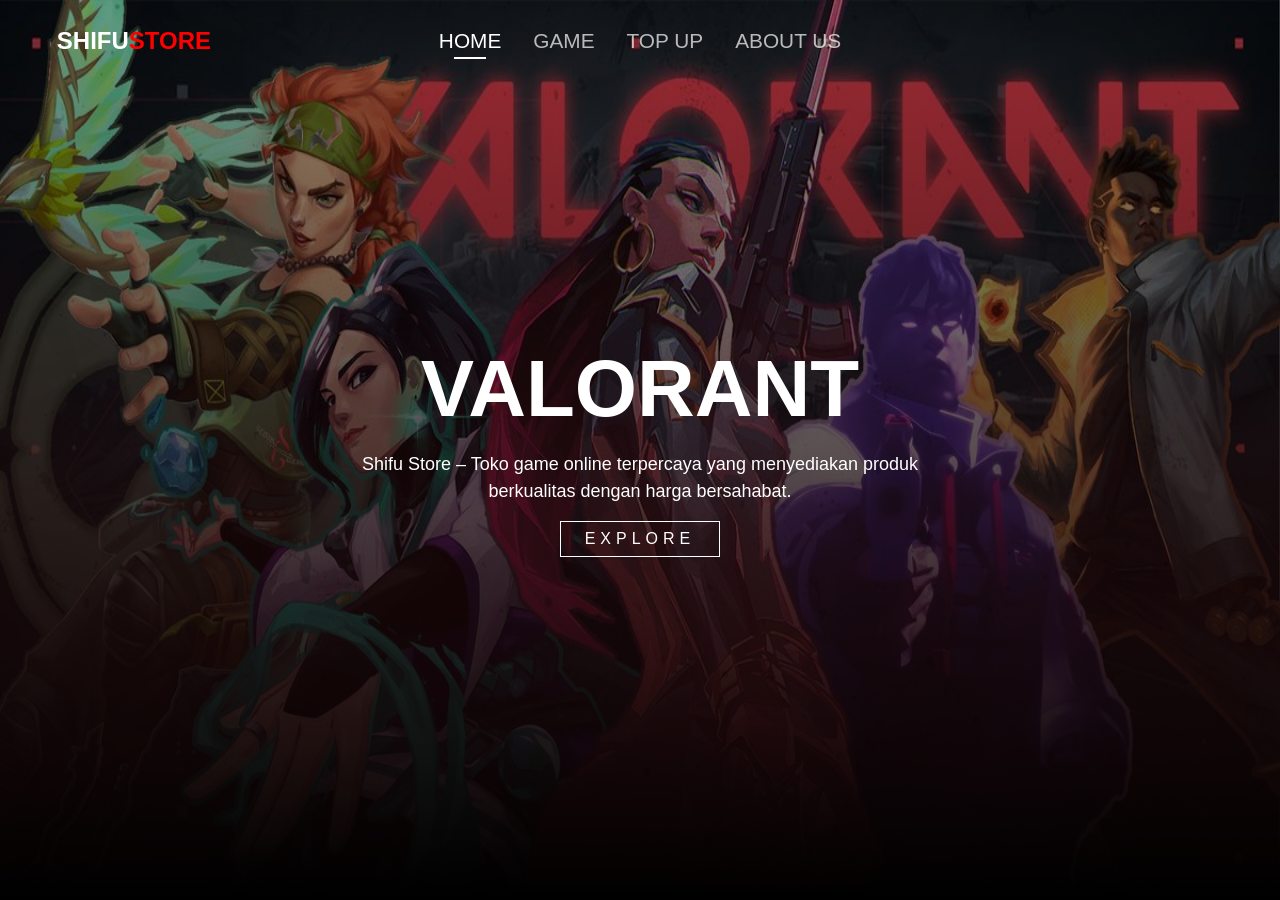
<file: index.html>
<!DOCTYPE html>
<html lang="en">
<head>
    <meta charset="UTF-8">
    <meta name="viewport" content="width=device-width, initial-scale=1.0">
    <title>SHIFU-STORE</title>
    <link rel="stylesheet" href="css/style.css">
</head>
<body>
    <nav>

        <a class="logo" href="#">SHIFU<span>STORE</span></a>

        <div class="menu-toggle" onclick="toggleMenu()">
         ☰
      </div>
        <ul id="menu">
            <li><a class="active" href="index.html">HOME</a></li>
            <li><a href="game.html">GAME</a></li>
            <li><a href="topup.html">TOP UP</a></li>
            <li><a href="about.html">ABOUT US</a></li>
        </ul>
    </nav>
    <div class="slider-container">
        <div class="slider-item">
             <img src="img/valorant.jpg" alt="valorant">
             <div class="slider-content">
                <h2 class="slider-title">VALORANT</h2>
                <P class="slider-description">Shifu Store – Toko game online terpercaya yang menyediakan produk berkualitas dengan harga bersahabat.</P>
                <a class="slider-action" href="game.html">EXPLORE</a>
             </div>
        </div>
        <div class="slider-item">
             <img src="img/coc.jpg" alt="coc">
             <div class="slider-content">
                <h2 class="slider-title">CLASH OF CLANS</h2>
                <P class="slider-description">Shifu Store – Toko game online terpercaya yang menyediakan produk berkualitas dengan harga bersahabat.</P>
                <a class="slider-action" href="game.html">EXPLORE</a>
             </div>
        </div>
        <div class="slider-item">
             <img src="img/cod.jpg" alt="cod">
             <div class="slider-content">
                <h2 class="slider-title">CALL OF DUTY</h2>
                <P class="slider-description">Shifu Store – Toko game online terpercaya yang menyediakan produk berkualitas dengan harga bersahabat.</P>
                <a class="slider-action" href="game.html">EXPLORE</a>
             </div>
        </div>
        <div class="slider-item">
             <img src="img/hok.jpg" alt="hok">
             <div class="slider-content">
                <h2 class="slider-title">HONOR OF KINGS</h2>
                <P class="slider-description">Shifu Store – Toko game online terpercaya yang menyediakan produk berkualitas dengan harga bersahabat.</P>
                <a class="slider-action" href="game.html">EXPLORE</a>
             </div>
        </div>
        <div class="slider-item">
             <img src="img/ff.jpg" alt="ff">
             <div class="slider-content">
                <h2 class="slider-title">FREE FIRE</h2>
                <P class="slider-description">Shifu Store – Toko game online terpercaya yang menyediakan produk berkualitas dengan harga bersahabat.</P>
                <a class="slider-action" href="game.html">EXPLORE</a>
             </div>
        </div>
        <div class="slider-item">
             <img src="img/genshin.jpg" alt="genshin">
             <div class="slider-content">
                <h2 class="slider-title">GENSHIN IMPACT</h2>
                <P class="slider-description">Shifu Store – Toko game online terpercaya yang menyediakan produk berkualitas dengan harga bersahabat.</P>
                <a class="slider-action" href="game.html">EXPLORE</a>
             </div>
        </div>
        <div class="slider-item">
             <img src="img/pubg.jpg" alt="pubg">
             <div class="slider-content">
                <h2 class="slider-title">PUBG</h2>
                <P class="slider-description">Shifu Store – Toko game online terpercaya yang menyediakan produk berkualitas dengan harga bersahabat.</P>
                <a class="slider-action" href="game.html">EXPLORE</a>
             </div>
        </div>
        <div class="slider-item">
             <img src="img/ml.jpg" alt="ml">
             <div class="slider-content">
                <h2 class="slider-title">MOBILE LEGENDS</h2>
                <P class="slider-description">Shifu Store – Toko game online terpercaya yang menyediakan produk berkualitas dengan harga bersahabat.</P>
                <a class="slider-action" href="game.html">EXPLORE</a>
             </div>
         </div>
    </div>
    <script src="script.js"></script> 
    <script>
     function toggleMenu() {
     document.getElementById("menu").classList.toggle("active");
    }
</script>
    
</body>
</html>
</file>
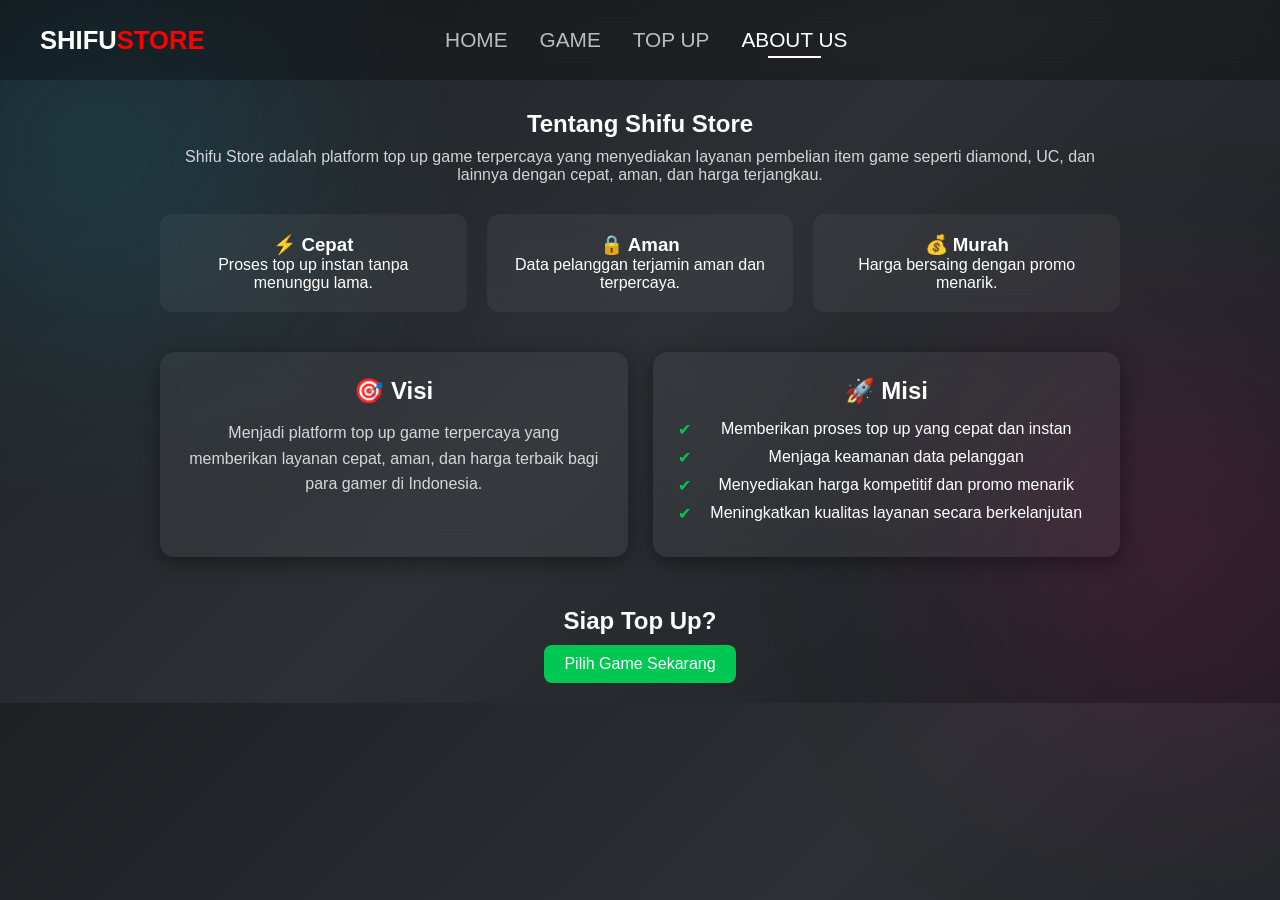
<file: about.html>
<!DOCTYPE html>
<html lang="en">
<head>
    <meta charset="UTF-8">
    <meta name="viewport" content="width=device-width, initial-scale=1.0">
    <title>About Us - Shifu Store</title>
    <link rel="stylesheet" href="css/about.css">
</head>
<body>

    <!-- NAVBAR -->
    <nav>
        <a class="logo" href="#">SHIFU<span>STORE</span></a>
        <div class="menu-toggle" onclick="toggleMenu()">☰</div>
        <ul id="menu">
            <li><a href="index.html">HOME</a></li>
            <li><a href="game.html">GAME</a></li>
            <li><a href="topup.html">TOP UP</a></li>
            <li><a class="active" href="#">ABOUT US</a></li>
        </ul>
    </nav>

    <!-- CONTENT -->
    <section class="about-container">
        <h1>Tentang Shifu Store</h1>

        <p class="desc">
            Shifu Store adalah platform top up game terpercaya yang menyediakan layanan pembelian item game seperti diamond, UC, dan lainnya dengan cepat, aman, dan harga terjangkau.
        </p>

        <!-- KEUNGGULAN -->
        <div class="about-grid">
            <div class="about-card">
                <h3>⚡ Cepat</h3>
                <p>Proses top up instan tanpa menunggu lama.</p>
            </div>

            <div class="about-card">
                <h3>🔒 Aman</h3>
                <p>Data pelanggan terjamin aman dan terpercaya.</p>
            </div>

            <div class="about-card">
                <h3>💰 Murah</h3>
                <p>Harga bersaing dengan promo menarik.</p>
            </div>
        </div>

        <!-- VISI MISI -->
        <div class="visi-misi">
    
    <div class="visi">
        <h2>🎯 Visi</h2>
        <p>
            Menjadi platform top up game terpercaya yang memberikan layanan cepat, aman, dan harga terbaik bagi para gamer di Indonesia.
        </p>
    </div>

    <div class="misi">
        <h2>🚀 Misi</h2>
        <ul>
            <li>Memberikan proses top up yang cepat dan instan</li>
            <li>Menjaga keamanan data pelanggan</li>
            <li>Menyediakan harga kompetitif dan promo menarik</li>
            <li>Meningkatkan kualitas layanan secara berkelanjutan</li>
        </ul>
    </div>

</div>

        <!-- CTA -->
        <div class="cta">
            <h2>Siap Top Up?</h2>
            <a href="game.html">Pilih Game Sekarang</a>
        </div>
    </section>

    <script>
function toggleMenu() {
    document.getElementById("menu").classList.toggle("active");
}
</script>

</body>
</html>
</file>
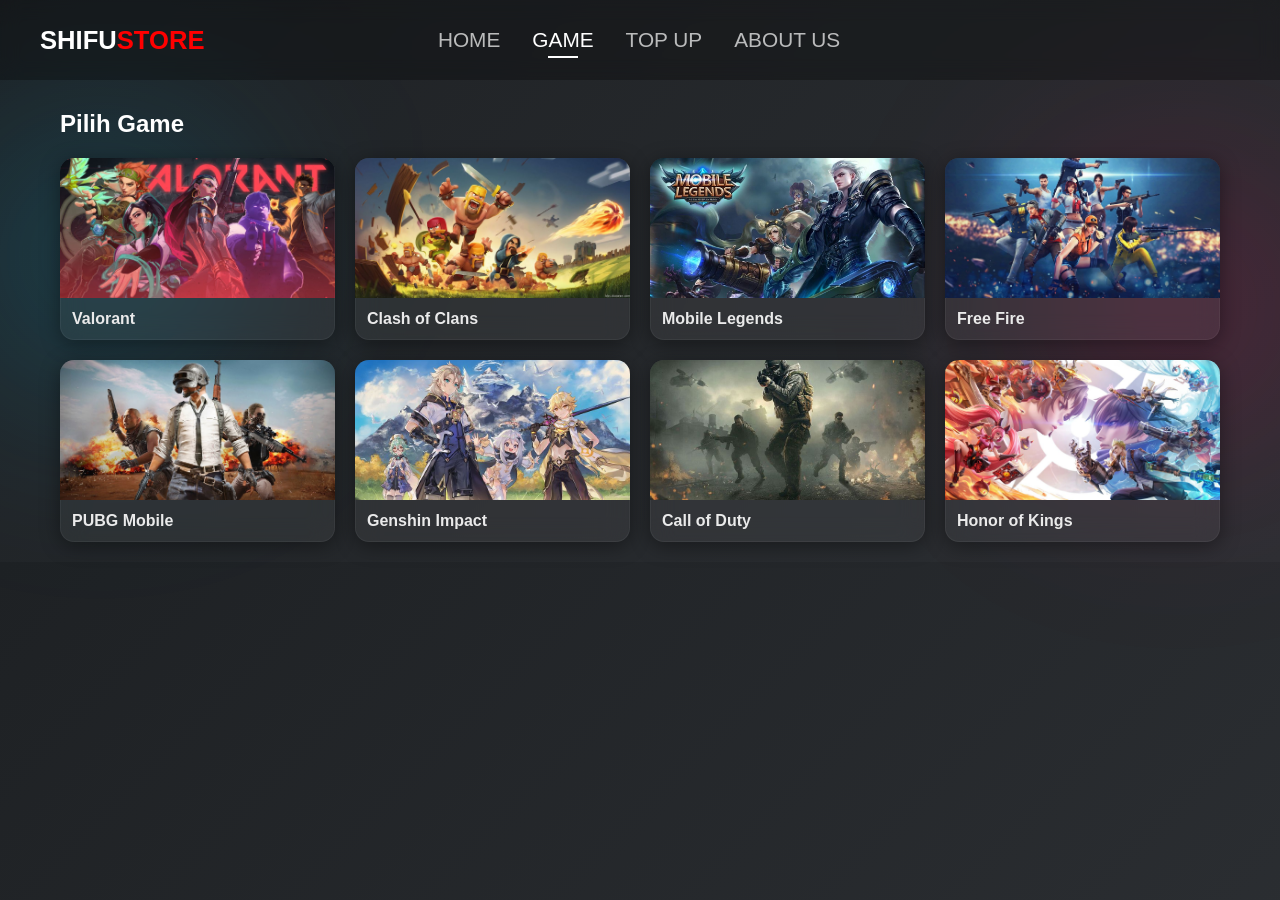
<file: game.html>
<!DOCTYPE html>
<html lang="en">
<head>
    <meta charset="UTF-8">
    <meta name="viewport" content="width=device-width, initial-scale=1.0">
    <title>SHIFU-STORE</title>
    <link rel="stylesheet" href="css/game.css">
</head>
<body>
    <nav>
        <!-- <img src="img/logo.jpeg" alt="avatar"> -->
        <a class="logo" href="#">SHIFU<span>STORE</span></a>

        <div class="menu-toggle" onclick="toggleMenu()">☰</div>
        <ul id="menu">
            <li><a href="index.html">HOME</a></li>
            <li><a class="active" href="game.html">GAME</a></li>
            <li><a href="topup.html">TOP UP</a></li>
            <li><a href="about.html">ABOUT US</a></li>
        </ul>
    </nav>
    <div class="game-container">
        <h2>Pilih Game</h2>
        <div class="game-list">
            <div class="game-card"><img src="img/valorant.jpg"><h3>Valorant</h3></div>
            <div class="game-card"><img src="img/coc.jpg"><h3>Clash of Clans</h3></div>
            <div class="game-card"><img src="img/ml.jpg"><h3>Mobile Legends</h3></div>
            <div class="game-card"><img src="img/ff.jpg"><h3>Free Fire</h3></div>
            <div class="game-card"><img src="img/pubg.jpg"><h3>PUBG Mobile</h3></div>
            <div class="game-card"><img src="img/genshin.jpg"><h3>Genshin Impact</h3></div>
            <div class="game-card"><img src="img/cod.jpg"><h3>Call of Duty</h3></div>
            <div class="game-card"><img src="img/hok.jpg"><h3>Honor of Kings</h3></div>
        </div>
    </div>
    <script>
function toggleMenu() {
    document.getElementById("menu").classList.toggle("active");
}
</script>
</body>
</html>
</file>
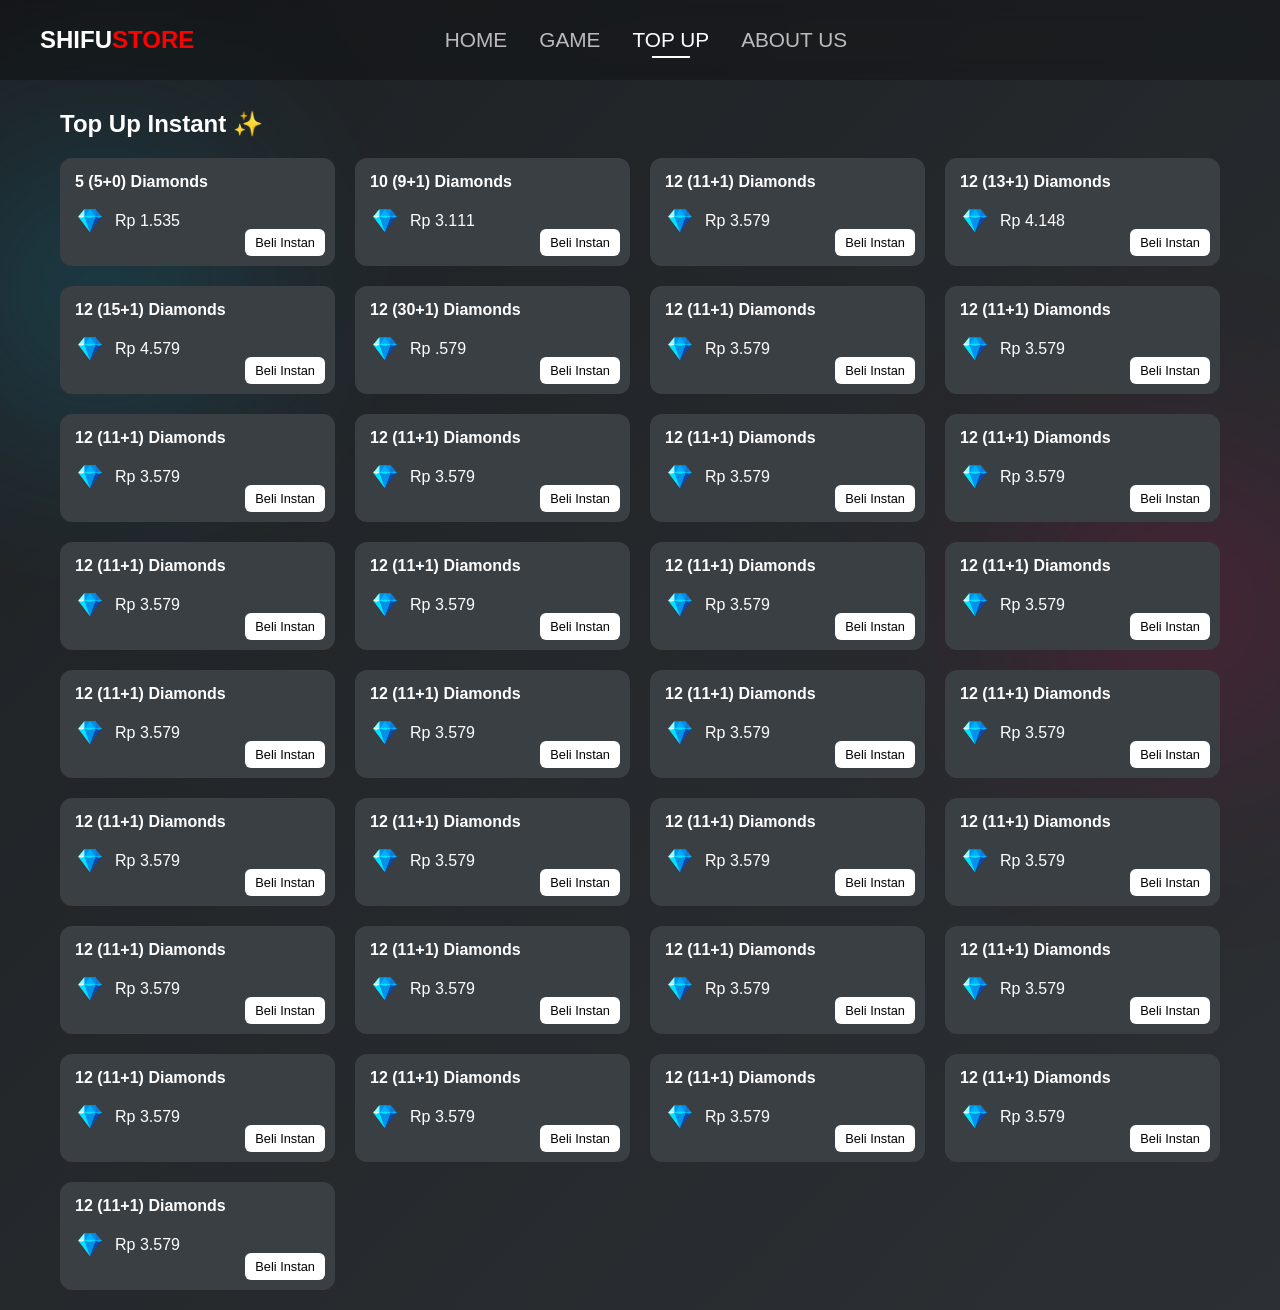
<file: topup.html>
<!DOCTYPE html>
<html lang="en">
<head>
    <meta charset="UTF-8">
    <meta name="viewport" content="width=device-width, initial-scale=1.0">
    <title>Top Up - Shifu Store</title>
    <link rel="stylesheet" href="css/topup.css">
</head>
<body>

    <!-- NAVBAR -->
    <nav>
        <a class="logo" href="#">SHIFU<span>STORE</span></a>
        <div class="menu-toggle" onclick="toggleMenu()">☰</div>
        <ul id="menu">
            <li><a href="index.html">HOME</a></li>
            <li><a href="game.html">GAME</a></li>
            <li><a class="active" href="#">TOP UP</a></li>
            <li><a href="about.html">ABOUT US</a></li>
        </ul>
    </nav>

    <!-- CONTENT -->
    <div class="topup-container">
        <h2>Top Up Instant ✨</h2>

        <div class="topup-list">
            
            <!-- CARD -->
            <div class="topup-card">
                <p>5 (5+0) Diamonds</p>
                <div class="price">
                    <img src="img/diamond.png">
                    <span>Rp 1.535</span>
                </div>
                <button>Beli Instan</button>
            </div>

            <div class="topup-card">
                <p>10 (9+1) Diamonds</p>
                <div class="price">
                    <img src="img/diamond.png">
                    <span>Rp 3.111</span>
                </div>
                <button>Beli Instan</button>
            </div>

            <div class="topup-card">
                <p>12 (11+1) Diamonds</p>
                <div class="price">
                    <img src="img/diamond.png">
                    <span>Rp 3.579</span>
                </div>
                <button>Beli Instan</button>
            </div>

            <div class="topup-card">
                <p>12 (13+1) Diamonds</p>
                <div class="price">
                    <img src="img/diamond.png">
                    <span>Rp 4.148</span>
                </div>
                <button>Beli Instan</button>
            </div>

            <div class="topup-card">
                <p>12 (15+1) Diamonds</p>
                <div class="price">
                    <img src="img/diamond.png">
                    <span>Rp 4.579</span>
                </div>
                <button>Beli Instan</button>
            </div>
            
            <div class="topup-card">
                <p>12 (30+1) Diamonds</p>
                <div class="price">
                    <img src="img/diamond.png">
                    <span>Rp .579</span>
                </div>
                <button>Beli Instan</button>
            </div>

            <div class="topup-card">
                <p>12 (11+1) Diamonds</p>
                <div class="price">
                    <img src="img/diamond.png">
                    <span>Rp 3.579</span>
                </div>
                <button>Beli Instan</button>
            </div>
            
            <div class="topup-card">
                <p>12 (11+1) Diamonds</p>
                <div class="price">
                    <img src="img/diamond.png">
                    <span>Rp 3.579</span>
                </div>
                <button>Beli Instan</button>
            </div>
            <div class="topup-card">
                <p>12 (11+1) Diamonds</p>
                <div class="price">
                    <img src="img/diamond.png">
                    <span>Rp 3.579</span>
                </div>
                <button>Beli Instan</button>
            </div>
            <div class="topup-card">
                <p>12 (11+1) Diamonds</p>
                <div class="price">
                    <img src="img/diamond.png">
                    <span>Rp 3.579</span>
                </div>
                <button>Beli Instan</button>
            </div>
            <div class="topup-card">
                <p>12 (11+1) Diamonds</p>
                <div class="price">
                    <img src="img/diamond.png">
                    <span>Rp 3.579</span>
                </div>
                <button>Beli Instan</button>
            </div>
            <div class="topup-card">
                <p>12 (11+1) Diamonds</p>
                <div class="price">
                    <img src="img/diamond.png">
                    <span>Rp 3.579</span>
                </div>
                <button>Beli Instan</button>
            </div>
            <div class="topup-card">
                <p>12 (11+1) Diamonds</p>
                <div class="price">
                    <img src="img/diamond.png">
                    <span>Rp 3.579</span>
                </div>
                <button>Beli Instan</button>
            </div>
            <div class="topup-card">
                <p>12 (11+1) Diamonds</p>
                <div class="price">
                    <img src="img/diamond.png">
                    <span>Rp 3.579</span>
                </div>
                <button>Beli Instan</button>
            </div>
            <div class="topup-card">
                <p>12 (11+1) Diamonds</p>
                <div class="price">
                    <img src="img/diamond.png">
                    <span>Rp 3.579</span>
                </div>
                <button>Beli Instan</button>
            </div>
            <div class="topup-card">
                <p>12 (11+1) Diamonds</p>
                <div class="price">
                    <img src="img/diamond.png">
                    <span>Rp 3.579</span>
                </div>
                <button>Beli Instan</button>
            </div>
            <div class="topup-card">
                <p>12 (11+1) Diamonds</p>
                <div class="price">
                    <img src="img/diamond.png">
                    <span>Rp 3.579</span>
                </div>
                <button>Beli Instan</button>
            </div>
            <div class="topup-card">
                <p>12 (11+1) Diamonds</p>
                <div class="price">
                    <img src="img/diamond.png">
                    <span>Rp 3.579</span>
                </div>
                <button>Beli Instan</button>
            </div>
            <div class="topup-card">
                <p>12 (11+1) Diamonds</p>
                <div class="price">
                    <img src="img/diamond.png">
                    <span>Rp 3.579</span>
                </div>
                <button>Beli Instan</button>
            </div>
            <div class="topup-card">
                <p>12 (11+1) Diamonds</p>
                <div class="price">
                    <img src="img/diamond.png">
                    <span>Rp 3.579</span>
                </div>
                <button>Beli Instan</button>
            </div>
            <div class="topup-card">
                <p>12 (11+1) Diamonds</p>
                <div class="price">
                    <img src="img/diamond.png">
                    <span>Rp 3.579</span>
                </div>
                <button>Beli Instan</button>
            </div>
            <div class="topup-card">
                <p>12 (11+1) Diamonds</p>
                <div class="price">
                    <img src="img/diamond.png">
                    <span>Rp 3.579</span>
                </div>
                <button>Beli Instan</button>
            </div>
            <div class="topup-card">
                <p>12 (11+1) Diamonds</p>
                <div class="price">
                    <img src="img/diamond.png">
                    <span>Rp 3.579</span>
                </div>
                <button>Beli Instan</button>
            </div>
            <div class="topup-card">
                <p>12 (11+1) Diamonds</p>
                <div class="price">
                    <img src="img/diamond.png">
                    <span>Rp 3.579</span>
                </div>
                <button>Beli Instan</button>
            </div>
            <div class="topup-card">
                <p>12 (11+1) Diamonds</p>
                <div class="price">
                    <img src="img/diamond.png">
                    <span>Rp 3.579</span>
                </div>
                <button>Beli Instan</button>
            </div>
            <div class="topup-card">
                <p>12 (11+1) Diamonds</p>
                <div class="price">
                    <img src="img/diamond.png">
                    <span>Rp 3.579</span>
                </div>
                <button>Beli Instan</button>
            </div>
            <div class="topup-card">
                <p>12 (11+1) Diamonds</p>
                <div class="price">
                    <img src="img/diamond.png">
                    <span>Rp 3.579</span>
                </div>
                <button>Beli Instan</button>
            </div>
            <div class="topup-card">
                <p>12 (11+1) Diamonds</p>
                <div class="price">
                    <img src="img/diamond.png">
                    <span>Rp 3.579</span>
                </div>
                <button>Beli Instan</button>
            </div>
            <div class="topup-card">
                <p>12 (11+1) Diamonds</p>
                <div class="price">
                    <img src="img/diamond.png">
                    <span>Rp 3.579</span>
                </div>
                <button>Beli Instan</button>
            </div>
            <div class="topup-card">
                <p>12 (11+1) Diamonds</p>
                <div class="price">
                    <img src="img/diamond.png">
                    <span>Rp 3.579</span>
                </div>
                <button>Beli Instan</button>
            </div>
            <div class="topup-card">
                <p>12 (11+1) Diamonds</p>
                <div class="price">
                    <img src="img/diamond.png">
                    <span>Rp 3.579</span>
                </div>
                <button>Beli Instan</button>
            </div>
            <div class="topup-card">
                <p>12 (11+1) Diamonds</p>
                <div class="price">
                    <img src="img/diamond.png">
                    <span>Rp 3.579</span>
                </div>
                <button>Beli Instan</button>
            </div>
            <div class="topup-card">
                <p>12 (11+1) Diamonds</p>
                <div class="price">
                    <img src="img/diamond.png">
                    <span>Rp 3.579</span>
                </div>
                <button>Beli Instan</button>
            </div>



        </div>
    </div>
    <script>
function toggleMenu() {
    document.getElementById("menu").classList.toggle("active");
}
</script>

</body>
</html>
</file>
<file: css/style.css>
* {
    padding: 0;
    margin: 0;
    box-sizing: border-box;
}

html , body {
    overflow-x: hidden;
}

/*nav img {
    width: 70px;
    height: 70px;
    z-index: 1;
    position: fixed;
    padding: 1rem;
}*/


.logo {
    font-size: 1.5rem;
    z-index: 1;
    position: fixed;
    color: white;
    padding: 1.7rem 2.3rem;
    text-decoration: none;
    font-weight: bold;
    font-style: inherit;
    background-color: rgba(0, 0, 0, 0.315);
    width: auto;
}

span {
    color: red;

}

nav ul {
    display: flex;
    justify-content: center;
    list-style: none;
    gap: 2rem;
    position: fixed;
    z-index: 2;
    width: 100%;
    padding: 1.4rem 2rem;
    
}

nav ul li a {
    text-decoration: none;
    color: white;
    font-size: 1.3rem;
    position: relative;
    display: flex;
    justify-content: center;
    padding: 0.4rem 0;
    opacity: .7;
}

nav ul li a::before {
    content: '';
    width: 0;
    position: absolute;
    height: 2px;
    background-color: white;
    bottom: 0;
    transition: all 400ms;
}

nav ul li a.active::before {
    width: 50%;
}

nav ul li a.active{
    opacity: 1;
}

nav ul li a:hover::before {
    width: 50%;
}

.slider-container {
    background-color: black;
    width: 100vw;
    height: 100vh;
    isolation: isolate;
}

.slider-container .slider-item {
    width: 100vw;
    height: 100vh;
    display: flex;
    justify-content: center;
    align-items: center;
    position: relative;
    position: absolute;
    transition: opacity 3000ms;
}

.slider-container .slider-item[data-show="show"] {
    opacity: 1;
}

.slider-container .slider-item[data-show="hidden"] {
    z-index: -1;
    opacity: 0;
}

.slider-container .slider-item::before {
    content: '';
    width: 100%;
    height: 100%;
    position: absolute;
    background-image: linear-gradient(to top , black,rgba(0, 0, 0, 0.644), rgba(0, 0, 0, 0.39) );
}

.slider-container .slider-item img {
    width: 100%;
    height: 100%;
    object-fit: fill;
}

.slider-item .slider-content {
    position: absolute;
    color: white;
    text-align: center;
    display: flex;
    flex-direction: column;
    gap: 1rem;
    align-items: center;
}

.slider-content .slider-title {
    font-size: 5rem;
}

.slider-content .slider-description {
    width: 60ch;
    line-height: 1.5;
    font-size: 18px;
}

.slider-content .slider-action {
    color: white;
    border: 1px solid white;
    padding: 0.5rem 1.5rem;
    font-size: 1,1rem;
    text-decoration: none;
    text-transform: uppercase;
    letter-spacing: 5px;
    width: fit-content;
    position: relative;
    isolation: isolate;
    transition: all 500ms;  
}

.slider-content .slider-action::before {
    content: '';
    background-color: white;
    position: absolute;
    inset: 0;
    z-index: -1;
    width: 0;
    transition: all 500ms;    
}

.slider-content .slider-action:hover {
    color: black;
}

.slider-content .slider-action:hover::before {
    width: 100%;
}

 body { font-family: Arial, sans-serif; background: #f4f4f4; margin: 0; padding: 0; }
        header { background: #222; color: white; padding: 100px 20px; }
        .content { padding: 20px; }
        .game-list { display: flex; flex-wrap: wrap; gap: 20px; }
        .game-card { background: white; padding: 15px; border-radius: 8px; box-shadow: 0 2px 5px rgba(0,0,0,0.1); width: 200px; }
        .game-card img { max-width: 100%; border-radius: 10px; }
        .game-card h3 { margin: 10px 0 5px; }
        footer { text-align: center; padding: 10px; background: #222; color: white; position: fixed; width: 100%; bottom: 0; }


/* ===== NAVBAR FIX ===== */
nav {
    position: fixed;
    top: 0;
    width: 100%;
    z-index: 9999;
}

/* LOGO FIX */
.logo {
    width: auto;
    left: 20px;
    top: 0;
    background: none;
}

/* MENU TOGGLE */
.menu-toggle {
    display: none;
    font-size: 2rem;
    color: white;
    position: fixed;
    right: 20px;
    top: 15px;
    cursor: pointer;
    z-index: 10000;
}

/* ===== MOBILE ===== */
@media (max-width: 768px) {

    /* TAMPILKAN ICON */
    .menu-toggle {
        display: block;
    }

    /* MENU JADI SIDEBAR */
    nav ul {
        position: fixed;
        top: 0;
        right: -100%;
        height: 100vh;
        width: 220px;
        background: rgba(0,0,0,0.95);
        flex-direction: column;
        align-items: center;
        justify-content: center;
        gap: 2rem;
        transition: 0.3s;
    }

    /* SAAT AKTIF */
    nav ul.active {
        right: 0;
    }

    nav ul li a {
        font-size: 1.2rem;
    }

    /* SLIDER RESPONSIVE */
    .slider-content .slider-title {
        font-size: 2rem;
    }

    .slider-content .slider-description {
        width: 90%;
        font-size: 14px;
    }

    /* GAME LIST */
    .game-list {
        justify-content: center;
    }

    .game-card {
        width: 100%;
        max-width: 300px;
    }
}
</file>
<file: css/about.css>
* {
    margin: 0;
    padding: 0;
    box-sizing: border-box;
}

/* BODY */
body {
    font-family: 'Segoe UI', sans-serif;
    padding-top: 90px;
    padding-bottom: 0;
    color: white;

    /* Gradient utama */
    background: linear-gradient(135deg, #1e2124, #2c2f33, #1b1f22);

    position: relative;
    overflow-x: hidden;
}


body::before {
    content: "";
    position: absolute;
    width: 500px;
    height: 500px;
    background: radial-gradient(circle, rgba(0, 200, 255, 0.25), transparent 70%);
    top: -100px;
    left: -150px;
    filter: blur(120px);
    z-index: -1;
}

body::after {
    content: "";
    position: absolute;
    width: 500px;
    height: 500px;
    background: radial-gradient(circle, rgba(255, 0, 120, 0.25), transparent 70%);
    bottom: -100px;
    right: -150px;
    filter: blur(120px);
    z-index: -1;
}

/* NAVBAR */
nav {
    position: fixed;
    top: 0;
    left: 0;
    width: 100%;
    height: 80px;
    z-index: 9999;

    display: flex;
    align-items: center;
    justify-content: space-between;

    padding: 0 40px;
    background: rgba(0, 0, 0, 0.274);
    backdrop-filter: blur(10px);
}

nav ul {
    display: flex;
    justify-content: center;
    list-style: none;
    gap: 2rem;
    z-index: 2;
    width: 100%;
    padding: 2rem 1.7rem;
    margin-right: 9.5rem;
    
}

nav ul li a {
    text-decoration: none;
    color: white;
    font-size: 1.3rem;
    position: relative;
    display: flex;
    justify-content: center;
    padding: 0.4rem 0;
    opacity: .7;
    gap:1.8rem;
    font-weight: 500;
}
nav ul li a::before {
    content: '';
    width: 0;
    position: absolute;
    height: 2px;
    background-color: white;
    bottom: 0;
    transition: all 400ms;
}

nav ul li a.active::before {
    width: 50%;
}

nav ul li a.active{
    opacity: 1;
}

nav ul li a:hover::before {
    width: 50%;
}

.logo {
    color: white;
    font-size: 1.6rem;
    font-weight: bold;
    text-decoration: none;
}

.logo span {
    color: red;
}

/* CONTAINER */
.about-container {
    max-width: 1000px;
    margin: auto;
    padding: 20px;
    text-align: center;
}



.about-container h1 {
    margin-bottom: 10px;
}

.visi-misi {
    display: grid;
    grid-template-columns: repeat(2, 1fr);
    gap: 25px;
    margin-top: 40px;
}

/* CARD STYLE */
.visi, .misi {
    background: rgba(255,255,255,0.05);
    padding: 25px;
    border-radius: 14px;
    backdrop-filter: blur(12px);
    transition: 0.3s;
    box-shadow: 0 5px 20px rgba(0,0,0,0.4);
}

/* HOVER */
.visi:hover, .misi:hover {
    transform: translateY(-5px);
}

/* TITLE */
.visi h2, .misi h2 {
    margin-bottom: 15px;
}

/* TEXT */
.visi p {
    opacity: 0.8;
    line-height: 1.6;
}

/* LIST */
.misi ul {
    list-style: none;
}

.misi ul li {
    margin-bottom: 10px;
    position: relative;
    padding-left: 20px;
}

/* BULLET CUSTOM */
.misi ul li::before {
    content: "✔";
    position: absolute;
    left: 0;
    color: #00c853;
}

.desc {
    margin-bottom: 30px;
    opacity: 0.8;
}

/* GRID */
.about-grid {
    display: grid;
    grid-template-columns: repeat(3, 1fr);
    gap: 20px;
}

/* CARD */
.about-card {
    background: rgba(255,255,255,0.05);
    padding: 20px;
    border-radius: 12px;
    backdrop-filter: blur(10px);
    transition: 0.3s;
}

.about-card:hover {
    transform: translateY(-5px);
}

/* SECTION */
.about-section {
    margin-top: 40px;
    text-align: left;
}

.about-section h2 {
    margin-top: 20px;
}

.about-section ul {
    margin-top: 10px;
    padding-left: 20px;
}

/* CTA */
.cta {
    margin-top: 50px;
}

.cta a {
    display: inline-block;
    margin-top: 10px;
    padding: 10px 20px;
    background: #00c853;
    color: white;
    text-decoration: none;
    border-radius: 8px;
    transition: 0.3s;
}

.cta a:hover {
    background: #00a844;
}


/* RESPONSIVE */
@media (max-width: 768px) {
    .about-grid {
        grid-template-columns: 1fr;
    }
}


/* ICON ☰ */
.menu-toggle {
    display: none;
    font-size: 2rem;
    color: white;
    cursor: pointer;
    position: fixed; /* WAJIB */
    right: 20px;
    top: 20px;
    z-index: 10001; /* HARUS DI ATAS MENU */
}

/* MOBILE */
@media (max-width: 768px) {

    nav {
        padding: 0 20px;
    }

    .menu-toggle {
        display: block;
    }

    nav ul {
        position: fixed;
        top: 0;
        right: -100%;
        width: 220px;
        height: 100vh;
        background: rgba(0,0,0,0.95);
        flex-direction: column;
        justify-content: center;
        align-items: center;
        transition: 0.3s;
        margin: 0;
    }

    nav ul.active {
        right: 0;
    }

    nav ul li a {
        font-size: 1.2rem;
    }

    .logo {
        font-size: 1.2rem;
    }
}
.about-grid {
    display: grid;
    grid-template-columns: repeat(auto-fit, minmax(250px, 1fr));
    gap: 20px;
}
</file>
<file: css/game.css>
* {
    padding: 0;
    margin: 0;
    box-sizing: border-box;
}

body {
    font-family: 'Segoe UI', Tahoma, Geneva, Verdana, sans-serif;
    padding-top: 90px;
    color: white;

    /* background sama seperti top up */
    background: linear-gradient(135deg, #1e2124, #2c2f33);

    position: relative;
    overflow-x: hidden;
}

body::before {
    content: "";
    position: absolute;
    width: 400px;
    height: 400px;
    background: radial-gradient(circle, rgba(0, 200, 255, 0.3), transparent 70%);
    top: 10%;
    left: -100px;
    filter: blur(100px);
    z-index: -1;
}

body::after {
    content: "";
    position: absolute;
    width: 400px;
    height: 400px;
    background: radial-gradient(circle, rgba(255, 0, 100, 0.3), transparent 70%);
    bottom: 10%;
    right: -100px;
    filter: blur(100px);
    z-index: -1;
}
/* NAVBAR */
nav {
    position: fixed;
    top: 0;
    left: 0;
    width: 100%;
    height: 80px;
    z-index: 9999;

    display: flex;
    align-items: center;
    justify-content: space-between;

    padding: 0 40px;
    background: rgba(0, 0, 0, 0.274);
    backdrop-filter: blur(10px);
}

nav ul {
    display: flex;
    justify-content: center;
    list-style: none;
    gap: 2rem;
    z-index: 2;
    width: 100%;
    padding: 2rem 1.7rem;
    margin-right: 10.4rem;
    
}

nav ul li a {
    text-decoration: none;
    color: white;
    font-size: 1.3rem;
    position: relative;
    display: flex;
    justify-content: center;
    padding: 0.4rem 0;
    opacity: .7;
    gap:1.8rem;
    font-weight: 500;
}

nav ul li a::before {
    content: '';
    width: 0;
    position: absolute;
    height: 2px;
    background-color: white;
    bottom: 0;
    transition: all 400ms;
}

nav ul li a.active::before {
    width: 50%;
}

nav ul li a.active{
    opacity: 1;
}

nav ul li a:hover::before {
    width: 50%;
}


.logo {
    color: white;
    font-size: 1.6rem;
    font-weight: bold;
    text-decoration: none;
}

.logo span {
    color: red;
}

/* CONTAINER */
.game-container {
    max-width: 1200px;
    margin: auto;
    padding: 20px;
}

.game-container h2 {
    margin-bottom: 20px;
}

/* GRID 4 CARD PER BARIS */
.game-list {
    display: grid;
    grid-template-columns: repeat(4, 1fr);
    gap: 20px;
}

/* CARD */

.game-card {
    background: rgba(255, 255, 255, 0.05);
    border-radius: 14px;
    overflow: hidden; /* penting biar gambar ikut rounded */
    backdrop-filter: blur(12px);
    -webkit-backdrop-filter: blur(12px);

    box-shadow: 
        0 4px 20px rgba(0, 0, 0, 0.4),
        inset 0 0 0 1px rgba(255,255,255,0.05);

    transition: all 0.3s ease;
    cursor: pointer;
    position: relative;
}

.game-card img {
    width: 100%;
    height: 140px;
    object-fit: cover;
    display: block;
}

.game-card h3 {
    padding: 12px;
    font-size: 1rem;
    color: #eaeaea;
    text-align: left;
}

.game-card:hover {
    transform: translateY(-6px) scale(1.02);

    box-shadow: 
        0 10px 30px rgba(0, 0, 0, 0.6),
        0 0 20px rgba(0, 200, 255, 0.2);
}

/* FOOTER */
footer {
    margin-top: 40px;
    text-align: center;
    padding: 20px;
    background: #111;
    color: white;
}

/* TABLET */
@media (max-width: 1024px) {
    .game-list {
        grid-template-columns: repeat(2, 1fr);
    }
}

/* MOBILE */
@media (max-width: 768px) {
    .game-list {
        grid-template-columns: 1fr;
    }
}

/* ICON MENU */
.menu-toggle {
    display: none;
    font-size: 2rem;
    color: white;
    cursor: pointer;
    position: fixed;
    right: 20px;
    top: 20px;
    z-index: 10001;
}

/* MOBILE */
@media (max-width: 768px) {

    /* tampilkan icon */
    .menu-toggle {
        display: block;
    }

    /* ubah menu jadi sidebar */
    nav ul {
        position: fixed;
        top: 0;
        right: -100%;
        height: 100vh;
        width: 220px;
        background: rgba(0,0,0,0.95);
        flex-direction: column;
        align-items: center;
        justify-content: center;
        gap: 2rem;
        transition: 0.3s;
        margin-right: 0;
    }

    nav ul.active {
        right: 0;
    }

    nav ul li a {
        font-size: 1.2rem;
    }
}

@media (max-width: 768px) {
    nav {
        padding: 0 20px;
    }

    .logo {
        font-size: 1.2rem;
    }
}
</file>
<file: css/topup.css>
/* RESET */
* {
    margin: 0;
    padding: 0;
    box-sizing: border-box;
}

/* BODY */
body {
    font-family: 'Segoe UI', sans-serif;
    background: #2c2f33;
    padding-top: 90px; /* biar tidak ketutup navbar */
    color: white;
    background: linear-gradient(135deg, #1e2124, #2c2f33);
    

}

body::before {
    content: "";
    position: fixed;
    width: 400px;
    height: 400px;
    background: radial-gradient(circle, rgba(0, 200, 255, 0.3), transparent 70%);
    top: 10%;
    left: -100px;
    filter: blur(100px);
    z-index: -1;
}

body::after {
    content: "";
    position: fixed;
    width: 400px;
    height: 400px;
    background: radial-gradient(circle, rgba(255, 0, 100, 0.3), transparent 70%);
    bottom: 10%;
    right: -100px;
    filter: blur(100px);
    z-index: -1;
}
/* NAVBAR */
nav {
    position: fixed;
    top: 0;
    left: 0;
    width: 100%;
    height: 80px;
    z-index: 9999;

    display: flex;
    align-items: center;
    justify-content: space-between;

    padding: 0 40px;
    background: rgba(0, 0, 0, 0.274);
    backdrop-filter: blur(10px);
}

nav ul {
    display: flex;
    justify-content: center;
    list-style: none;
    gap: 2rem;
    z-index: 2;
    width: 100%;
    padding: 2rem 1.7rem;
    margin-right: 8.9rem;
    
}

nav ul li a {
    text-decoration: none;
    color: white;
    font-size: 1.3rem;
    position: relative;
    display: flex;
    justify-content: center;
    padding: 0.4rem 0;
    opacity: .7;
    gap:1.8rem;
    font-weight: 500;
}
nav ul li a::before {
    content: '';
    width: 0;
    position: absolute;
    height: 2px;
    background-color: white;
    bottom: 0;
    transition: all 400ms;
}

nav ul li a.active::before {
    width: 50%;
}

nav ul li a.active{
    opacity: 1;
}

nav ul li a:hover::before {
    width: 50%;
}


.logo {
    color: white;
    font-size: 1.5rem;
    font-weight: bold;
    text-decoration: none;
}

.logo span {
    color: red;
}

/* CONTAINER */
.topup-container {
    max-width: 1200px;
    margin: auto;
    padding: 20px;
}

.topup-container h2 {
    margin-bottom: 20px;
}

/* GRID (3 CARD PER BARIS) */
.topup-list {
    display: grid;
    grid-template-columns: repeat(3, 1fr);
    gap: 20px;
}

/* CARD */
.topup-card {
    background: #3a3f44;
    border-radius: 12px;
    padding: 15px;
    position: relative;
    transition: 0.3s;
}

.topup-card:hover {
    transform: translateY(-5px);
    box-shadow: 0 5px 15px rgba(0,0,0,0.4);
}

/* TEXT */
.topup-card p {
    font-weight: bold;
}

/* PRICE */
.price {
    display: flex;
    align-items: center;
    margin: 15px 0;
    gap: 10px;
}

.price img {
    width: 30px;
}

/* BUTTON */
.topup-card button {
    position: absolute;
    bottom: 10px;
    right: 10px;
    background: white;
    color: black;
    border: none;
    padding: 6px 10px;
    border-radius: 6px;
    cursor: pointer;
    font-size: 0.8rem;
    transition: 0.2s;
}

.topup-card button:hover {
    background: #00c853;
    color: white;
}

/* RESPONSIVE */
@media (max-width: 992px) {
    .topup-list {
        grid-template-columns: repeat(2, 1fr);
    }
}

@media (max-width: 576px) {
    .topup-list {
        grid-template-columns: 1fr;
    }
}

/* ICON ☰ */
.menu-toggle {
    display: none;
    font-size: 2rem;
    color: white;
    cursor: pointer;
    position: fixed; 
    right: 20px;
    top: 20px;
    z-index: 10001; 
}

/* MOBILE */
@media (max-width: 768px) {

    nav {
        padding: 0 20px;
    }

    /* tampilkan icon */
    .menu-toggle {
        display: block;
    }

    /* ubah menu jadi sidebar */
    nav ul {
        position: fixed;
        top: 0;
        right: -100%;
        width: 220px;
        height: 100vh;
        background: rgba(0,0,0,0.95);
        flex-direction: column;
        justify-content: center;
        align-items: center;
        transition: 0.3s;
        margin: 0;
    }

    nav ul.active {
        right: 0;
    }

    nav ul li a {
        font-size: 1.2rem;
    }

    .logo {
        font-size: 1.2rem;
    }
}

/* GRID FLEXIBLE */
.topup-list {
    display: grid;
    grid-template-columns: repeat(auto-fit, minmax(250px, 1fr));
    gap: 20px;
}
</file>
